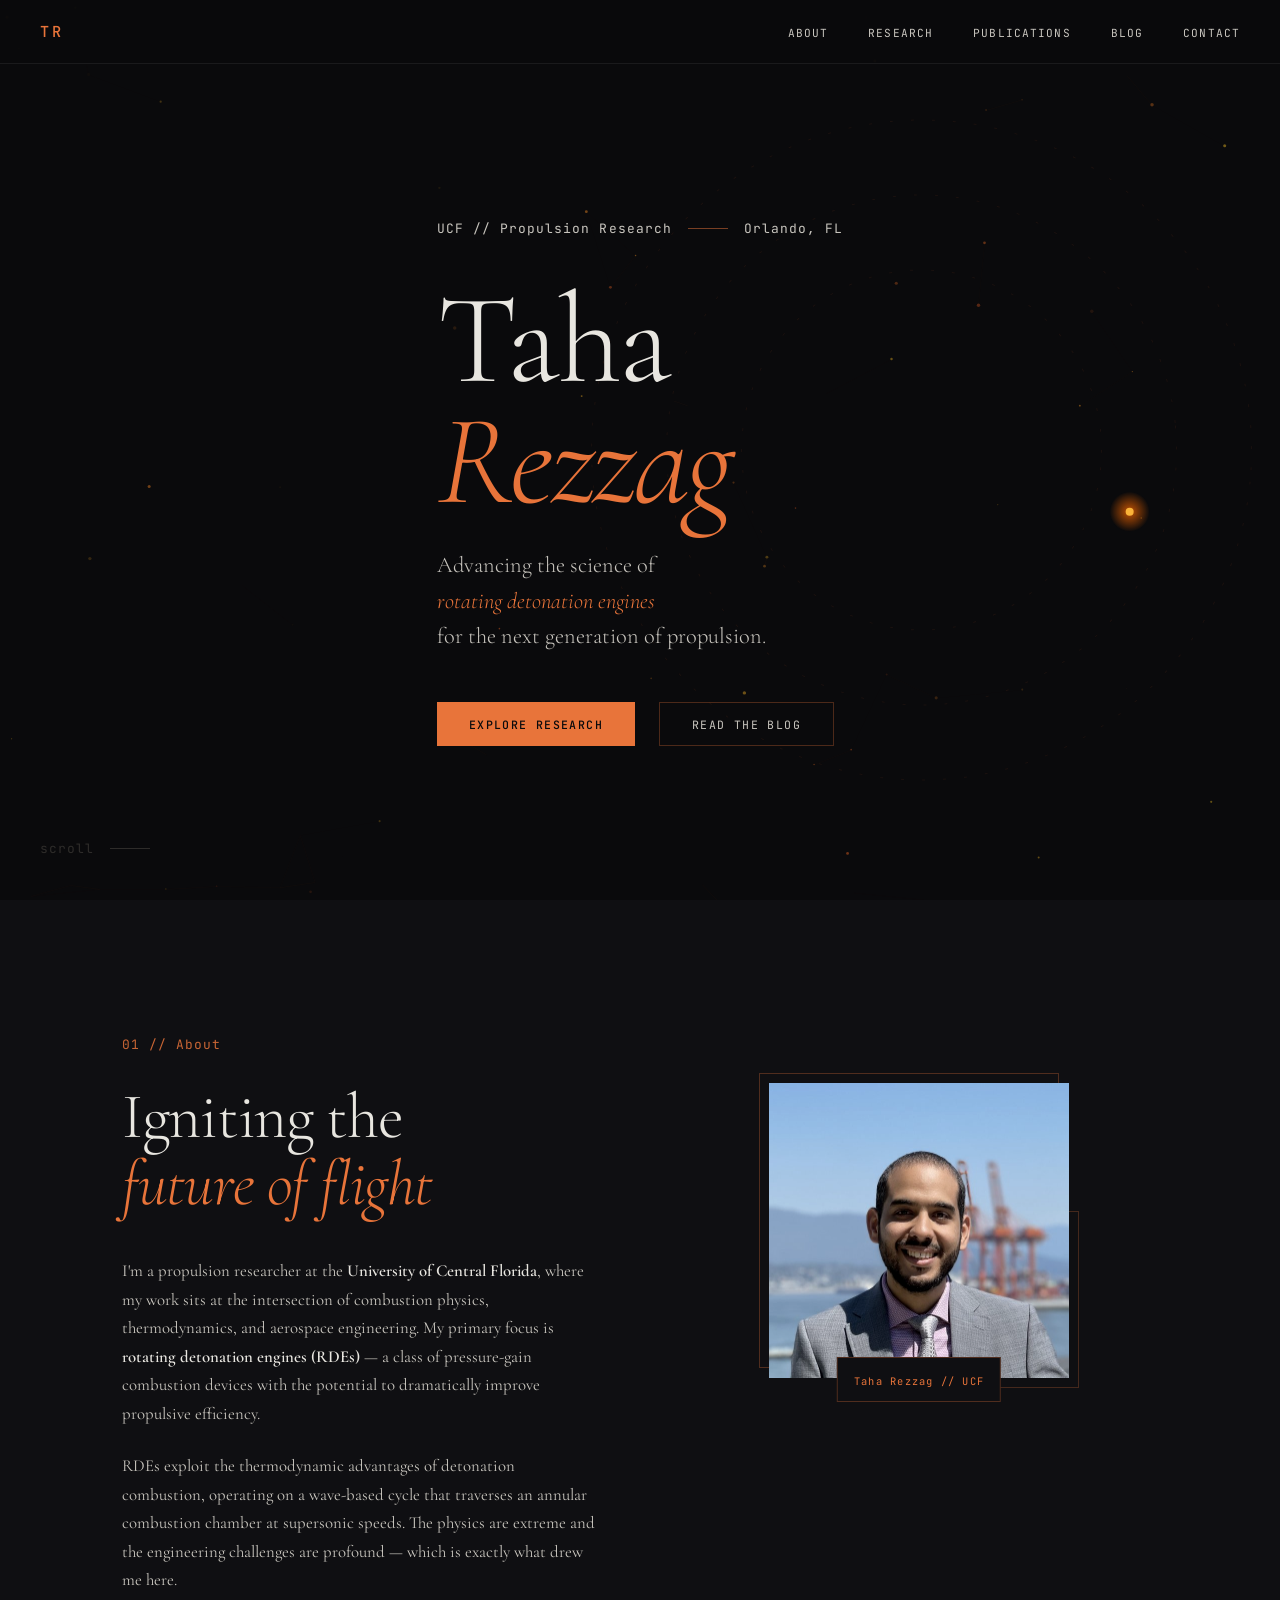
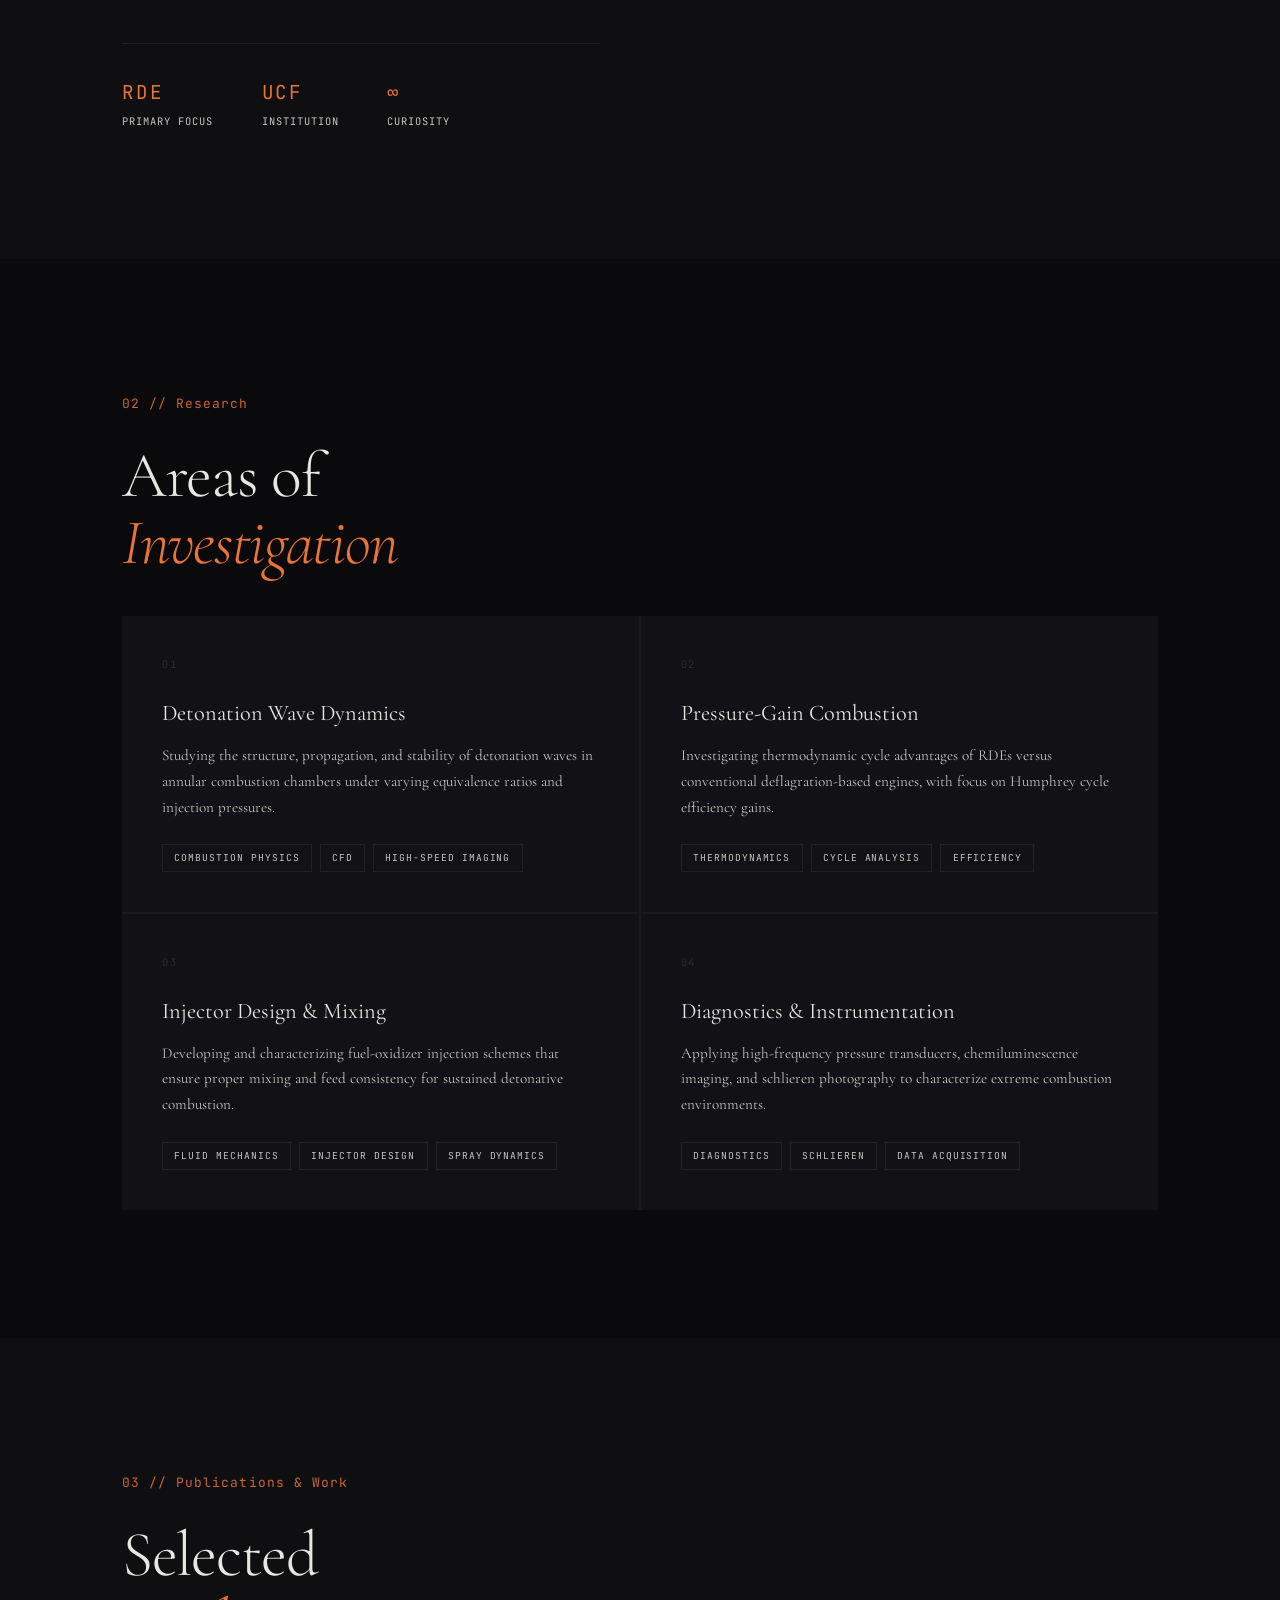
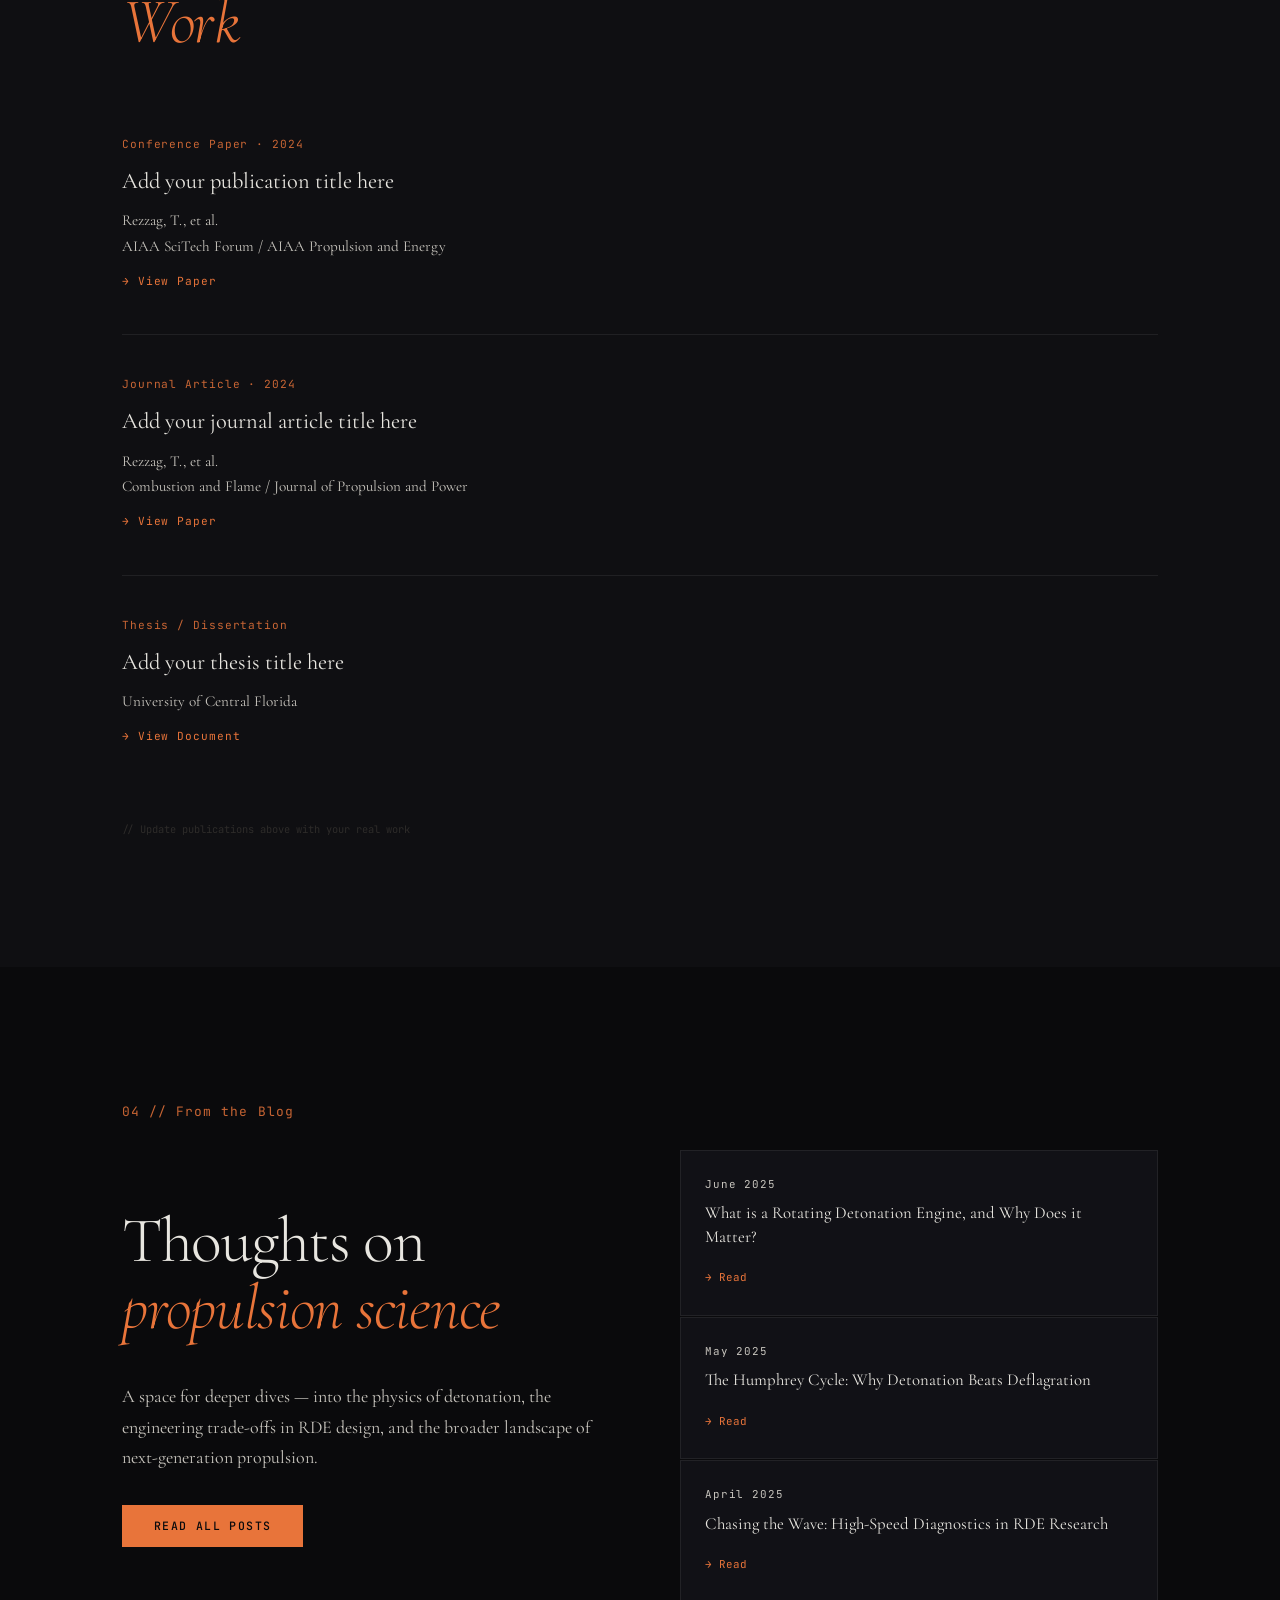
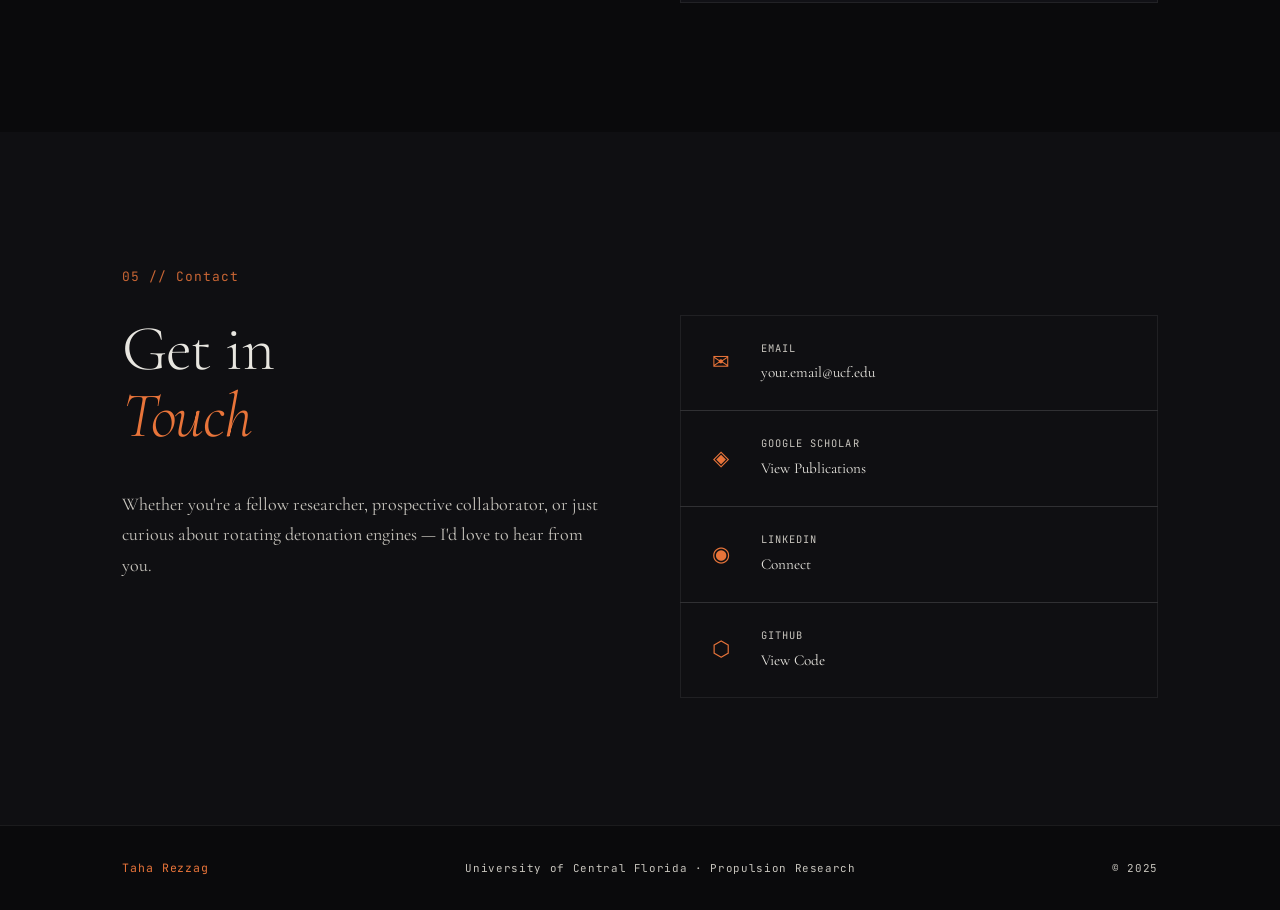
<file: index.html>
<!DOCTYPE html>
<html lang="en">
<head>
  <meta charset="UTF-8" />
  <meta name="viewport" content="width=device-width, initial-scale=1.0" />
  <title>Taha Rezzag — Propulsion Researcher</title>
  <link rel="preconnect" href="https://fonts.googleapis.com">
  <link href="https://fonts.googleapis.com/css2?family=Cormorant+Garamond:ital,wght@0,300;0,400;0,600;1,300;1,400&family=JetBrains+Mono:wght@300;400;500&display=swap" rel="stylesheet">
  <style>
:root {
  --bg: #0a0a0c;
  --bg-2: #0f0f12;
  --bg-card: #111116;
  --bg-card-hover: #16161c;
  --accent: #e8743a;
  --accent-2: #ff6a00;
  --accent-dim: rgba(232,116,58,0.12);
  --accent-border: rgba(232,116,58,0.28);
  --text: #e8e6e0;
  --text-muted: #c8c5be;
  --text-faint: #2e2c2a;
  --border: rgba(255,255,255,0.07);
  --border-accent: rgba(232,116,58,0.3);
  --nav-h: 64px;
}
*,*::before,*::after{box-sizing:border-box;margin:0;padding:0}
html{scroll-behavior:smooth}
body{background:var(--bg);color:var(--text);font-family:'Cormorant Garamond',Georgia,serif;font-size:18px;line-height:1.7;overflow-x:hidden}
.mono{font-family:'JetBrains Mono',monospace;font-size:0.72em;letter-spacing:0.08em}
.accent{color:var(--accent)}
.container{max-width:1100px;margin:0 auto;padding:0 2rem}

/* NAV */
.nav{position:fixed;top:0;left:0;right:0;height:var(--nav-h);display:flex;align-items:center;justify-content:space-between;padding:0 2.5rem;z-index:100;background:rgba(10,10,12,0.88);backdrop-filter:blur(14px);border-bottom:1px solid var(--border);transition:border-color 0.3s}
.nav.scrolled{border-bottom-color:var(--border-accent)}
.nav-logo{font-family:'JetBrains Mono',monospace;font-size:0.95rem;letter-spacing:0.18em;color:var(--accent);font-weight:500;text-decoration:none;cursor:pointer}
.nav-links{display:flex;gap:2.5rem;list-style:none}
.nav-link{font-family:'JetBrains Mono',monospace;font-size:0.7rem;letter-spacing:0.1em;color:var(--text-muted);text-decoration:none;text-transform:uppercase;transition:color 0.2s;position:relative;cursor:pointer}
.nav-link::after{content:'';position:absolute;bottom:-4px;left:0;width:0;height:1px;background:var(--accent);transition:width 0.3s}
.nav-link:hover,.nav-link--active{color:var(--text)}
.nav-link:hover::after,.nav-link--active::after{width:100%}
.nav-toggle{display:none;flex-direction:column;gap:5px;background:none;border:none;cursor:pointer;padding:4px}
.nav-toggle span{display:block;width:22px;height:1.5px;background:var(--text-muted);transition:all 0.3s}

/* PAGES */
.page{display:none;min-height:100vh}
.page.active{display:block}

/* HERO */
.hero{position:relative;min-height:100vh;display:flex;align-items:center;padding-top:var(--nav-h);overflow:hidden}
canvas#heroCanvas{position:absolute;inset:0;width:100%;height:100%}
.hero-content{position:relative;z-index:2;max-width:1100px;margin:0 auto;padding:0 2rem}
.hero-eyebrow{display:flex;align-items:center;gap:1rem;margin-bottom:2.5rem;color:var(--text-muted);opacity:0;animation:fadeUp 0.8s 0.2s forwards}
.hero-divider{display:inline-block;width:40px;height:1px;background:var(--accent);opacity:0.5}
.hero-name{font-size:clamp(4rem,10vw,9rem);font-weight:300;line-height:0.95;letter-spacing:-0.02em;margin-bottom:1.5rem;opacity:0;animation:fadeUp 0.9s 0.4s forwards}
.hero-name em{font-style:italic;color:var(--accent);font-weight:300}
.hero-tagline{font-size:clamp(1.1rem,2vw,1.4rem);color:var(--text-muted);line-height:1.6;margin-bottom:3rem;font-weight:300;opacity:0;animation:fadeUp 0.9s 0.6s forwards}
.hero-tagline .accent{font-style:italic;color:var(--accent)}
.hero-cta{display:flex;gap:1.5rem;flex-wrap:wrap;opacity:0;animation:fadeUp 0.9s 0.8s forwards}
.btn-primary{display:inline-block;padding:0.85rem 2rem;background:var(--accent);color:#0a0a0c;font-family:'JetBrains Mono',monospace;font-size:0.72rem;letter-spacing:0.12em;text-transform:uppercase;text-decoration:none;font-weight:500;border:none;cursor:pointer;transition:background 0.2s,transform 0.2s}
.btn-primary:hover{background:var(--accent-2);transform:translateY(-2px)}
.btn-ghost{display:inline-block;padding:0.85rem 2rem;border:1px solid var(--border-accent);color:var(--text-muted);font-family:'JetBrains Mono',monospace;font-size:0.72rem;letter-spacing:0.12em;text-transform:uppercase;text-decoration:none;cursor:pointer;background:none;transition:border-color 0.2s,color 0.2s,transform 0.2s}
.btn-ghost:hover{border-color:var(--accent);color:var(--text);transform:translateY(-2px)}
.hero-scroll-hint{position:absolute;bottom:2.5rem;left:2.5rem;display:flex;align-items:center;gap:1rem;color:var(--text-faint);opacity:0;animation:fadeIn 1s 1.8s forwards}
.scroll-line{width:40px;height:1px;background:var(--text-faint);animation:expandLine 2s 2s ease-in-out infinite alternate}
@keyframes expandLine{from{width:20px}to{width:60px}}

/* SECTIONS */
.section{padding:8rem 0}
.section-label{margin-bottom:1.5rem;color:var(--accent);opacity:0.85}
.section-title{font-size:clamp(2.5rem,5vw,4.5rem);font-weight:300;line-height:1.05;letter-spacing:-0.02em;margin-bottom:2.5rem}
.section-title em{font-style:italic;color:var(--accent)}

/* ABOUT */
.about{background:var(--bg-2)}
.about-grid{display:grid;grid-template-columns:1fr 1fr;gap:5rem;align-items:start}
.about-text p{color:var(--text-muted);margin-bottom:1.5rem;font-size:1.05rem}
.about-text strong{color:var(--text);font-weight:600}
.about-stats{display:flex;gap:3rem;margin-top:3rem;padding-top:2rem;border-top:1px solid var(--border)}
.stat-num{display:block;font-family:'JetBrains Mono',monospace;font-size:1.2rem;color:var(--accent);letter-spacing:0.1em;margin-bottom:0.3rem}
.stat-label{display:block;font-family:'JetBrains Mono',monospace;font-size:0.65rem;letter-spacing:0.1em;color:var(--text-muted);text-transform:uppercase}
.about-visual{display:flex;justify-content:center;align-items:flex-start}
.about-diagram{text-align:center}
.rde-diagram{width:280px;height:280px;filter:drop-shadow(0 0 30px rgba(232,116,58,0.18))}
.wave-rotate{transform-origin:150px 150px;animation:rotateWave 3s linear infinite}
@keyframes rotateWave{from{transform:rotate(0deg)}to{transform:rotate(360deg)}}
.diagram-caption{margin-top:1rem;color:var(--text-muted);font-family:'JetBrains Mono',monospace;font-size:0.65rem;letter-spacing:0.1em}

/* RESEARCH */
.research{background:var(--bg)}
.research-grid{display:grid;grid-template-columns:1fr 1fr;gap:1.5px;background:var(--border)}
.research-card{background:var(--bg-card);padding:2.5rem;transition:background 0.3s;position:relative;overflow:hidden}
.research-card::before{content:'';position:absolute;top:0;left:0;width:3px;height:0;background:var(--accent);transition:height 0.4s}
.research-card:hover{background:var(--bg-card-hover)}
.research-card:hover::before{height:100%}
.card-number{color:var(--text-faint);font-family:'JetBrains Mono',monospace;font-size:0.65rem;letter-spacing:0.15em;margin-bottom:1.5rem;transition:color 0.3s}
.research-card:hover .card-number{color:var(--accent)}
.research-card h3{font-size:1.4rem;font-weight:400;margin-bottom:1rem;line-height:1.3}
.research-card p{color:var(--text-muted);font-size:0.95rem;line-height:1.7;margin-bottom:1.5rem}
.card-tags{display:flex;flex-wrap:wrap;gap:0.5rem}
.tag{font-family:'JetBrains Mono',monospace;font-size:0.6rem;letter-spacing:0.1em;text-transform:uppercase;padding:0.3rem 0.7rem;border:1px solid var(--border);color:var(--text-muted)}

/* PUBLICATIONS */
.publications{background:var(--bg-2)}
.pub-list{display:flex;flex-direction:column}
.pub-item{padding:2.5rem 0;border-bottom:1px solid var(--border);position:relative;transition:padding-left 0.3s}
.pub-item::before{content:'';position:absolute;left:0;top:0;width:0;height:100%;background:none;border-left:2px solid transparent;transition:border-color 0.3s}
.pub-item:hover{padding-left:1rem}
.pub-item:hover::before{border-color:var(--accent)}
.pub-meta{color:var(--accent);margin-bottom:0.5rem;font-family:'JetBrains Mono',monospace;font-size:0.7rem;letter-spacing:0.08em;opacity:0.85}
.pub-title{font-size:1.4rem;font-weight:400;margin-bottom:0.5rem}
.pub-authors,.pub-venue{color:var(--text-muted);font-size:0.95rem}
.pub-link{display:inline-block;margin-top:0.75rem;color:var(--accent);text-decoration:none;font-family:'JetBrains Mono',monospace;font-size:0.7rem;letter-spacing:0.08em;transition:letter-spacing 0.3s}
.pub-link:hover{letter-spacing:0.18em}
.pub-item--thesis{border-bottom:none}
.pub-note{margin-top:2rem;color:var(--text-faint);font-family:'JetBrains Mono',monospace;font-size:0.65rem}

/* BLOG TEASER */
.blog-teaser{background:var(--bg)}
.blog-teaser-grid{display:grid;grid-template-columns:1fr 1fr;gap:5rem;align-items:center}
.blog-teaser-left p{color:var(--text-muted);margin-bottom:2rem}
.blog-preview-card{display:block;padding:1.5rem;border:1px solid var(--border);text-decoration:none;color:inherit;margin-bottom:1px;background:var(--bg-card);transition:background 0.2s,border-color 0.2s,transform 0.2s;cursor:pointer;position:relative;overflow:hidden}
.blog-preview-card::after{content:'';position:absolute;inset:0;background:linear-gradient(90deg,var(--accent-dim),transparent);opacity:0;transition:opacity 0.3s}
.blog-preview-card:hover{border-color:var(--border-accent);transform:translateX(6px)}
.blog-preview-card:hover::after{opacity:1}
.preview-date{color:var(--text-muted);display:block;margin-bottom:0.5rem;font-family:'JetBrains Mono',monospace;font-size:0.68rem;letter-spacing:0.08em}
.blog-preview-card h4{font-size:1.05rem;font-weight:400;margin-bottom:0.75rem;line-height:1.4}
.preview-read{color:var(--accent);font-family:'JetBrains Mono',monospace;font-size:0.68rem}

/* CONTACT */
.contact{background:var(--bg-2)}
.contact-grid{display:grid;grid-template-columns:1fr 1fr;gap:5rem;align-items:start}
.contact-left p{color:var(--text-muted)}
.contact-links{display:flex;flex-direction:column}
.contact-item{display:flex;align-items:center;gap:1.5rem;padding:1.5rem;border:1px solid var(--border);margin-bottom:-1px;text-decoration:none;color:inherit;transition:background 0.2s,border-color 0.2s;cursor:pointer}
.contact-item:hover{background:var(--bg-card-hover);border-color:var(--border-accent)}
.contact-icon{font-size:1.3rem;color:var(--accent);width:2rem;text-align:center;flex-shrink:0}
.contact-label{display:block;font-family:'JetBrains Mono',monospace;font-size:0.65rem;color:var(--text-muted);text-transform:uppercase;letter-spacing:0.1em;margin-bottom:0.2rem}
.contact-value{display:block;font-size:0.95rem;color:var(--text)}

/* FOOTER */
.footer{padding:2rem 0;border-top:1px solid var(--border)}
.footer-inner{display:flex;justify-content:space-between;align-items:center;gap:1rem;flex-wrap:wrap}
.footer-name{color:var(--accent);font-family:'JetBrains Mono',monospace;font-size:0.72rem;letter-spacing:0.08em;cursor:pointer}
.footer-affil,.footer-copy{color:var(--text-muted);font-family:'JetBrains Mono',monospace;font-size:0.68rem;letter-spacing:0.06em}

/* ===== BLOG PAGE ===== */
.blog-header{padding:calc(var(--nav-h) + 5rem) 0 5rem;background:var(--bg)}
.blog-header-title{font-size:clamp(3.5rem,9vw,8rem);font-weight:300;line-height:0.95;letter-spacing:-0.02em;margin:1rem 0 1.5rem}
.blog-header-title em{font-style:italic;color:var(--accent)}
.blog-header-sub{color:var(--text-muted);max-width:500px;font-size:1.1rem}
.blog-header-line{height:1px;background:var(--border);margin-top:4rem}
.blog-featured{padding:6rem 0;background:var(--bg-2)}
.featured-label{color:var(--accent);margin-bottom:2rem;font-family:'JetBrains Mono',monospace;font-size:0.7rem;letter-spacing:0.1em}
.featured-article{max-width:800px}
.featured-meta{display:flex;gap:1rem;align-items:center;margin-bottom:1.5rem;color:var(--text-muted);font-family:'JetBrains Mono',monospace;font-size:0.68rem;letter-spacing:0.08em}
.featured-meta .tag{color:var(--accent);border-color:var(--border-accent);padding:0.2rem 0.6rem}
.featured-title{font-size:clamp(1.8rem,4vw,3rem);font-weight:300;margin-bottom:2.5rem;line-height:1.15;letter-spacing:-0.01em}
.featured-body{color:var(--text-muted)}
.featured-body .lead{font-size:1.2rem;font-style:italic;color:var(--text);line-height:1.6;margin-bottom:1.5rem;border-left:2px solid var(--accent);padding-left:1.5rem}
.featured-body p{margin-bottom:1.5rem;font-size:1.05rem}
.featured-body h3{font-size:1.3rem;font-weight:400;color:var(--text);margin:2rem 0 1rem}
.post-footer{display:flex;justify-content:space-between;margin-top:3rem;padding-top:1.5rem;border-top:1px solid var(--border);color:var(--text-muted);font-family:'JetBrains Mono',monospace;font-size:0.68rem;letter-spacing:0.08em}
.blog-list{padding:6rem 0;background:var(--bg)}
.blog-list-header{color:var(--text-muted);font-family:'JetBrains Mono',monospace;font-size:0.65rem;letter-spacing:0.15em;text-transform:uppercase;margin-bottom:3rem;padding-bottom:1rem;border-bottom:1px solid var(--border)}
.post-card{padding:3rem 0;border-bottom:1px solid var(--border);max-width:800px}
.post-card-meta{display:flex;gap:1rem;align-items:center;margin-bottom:1rem;color:var(--text-muted);font-family:'JetBrains Mono',monospace;font-size:0.68rem}
.post-card-meta .tag{border-color:var(--border)}
.post-card-title{font-size:clamp(1.3rem,2.5vw,1.9rem);font-weight:300;margin-bottom:1rem;line-height:1.2;cursor:pointer;transition:color 0.2s}
.post-card-title:hover{color:var(--accent)}
.post-card-excerpt{color:var(--text-muted);font-size:1rem;margin-bottom:1rem}
.post-card-body{color:var(--text-muted);padding-top:1.5rem;display:none}
.post-card-body.open{display:block}
.post-card-body p{margin-bottom:1.2rem;font-size:1rem}
.post-card-body h3{font-size:1.15rem;font-weight:400;color:var(--text);margin:1.5rem 0 0.75rem}
.post-expand-btn{background:none;border:1px solid var(--border);color:var(--accent);cursor:pointer;padding:0.5rem 1rem;font-family:'JetBrains Mono',monospace;font-size:0.7rem;letter-spacing:0.1em;transition:border-color 0.2s,background 0.2s;margin-top:0.5rem}
.post-expand-btn:hover{border-color:var(--accent);background:var(--accent-dim)}
.new-post-placeholder{padding:3rem 0;color:var(--text-faint);font-family:'JetBrains Mono',monospace;font-size:0.7rem}

/* ANIMATIONS */
@keyframes fadeUp{from{opacity:0;transform:translateY(20px)}to{opacity:1;transform:translateY(0)}}
@keyframes fadeIn{from{opacity:0}to{opacity:1}}
.reveal{opacity:0;transform:translateY(24px);transition:opacity 0.7s ease,transform 0.7s ease}
.reveal.visible{opacity:1;transform:none}

/* RESPONSIVE */
@media(max-width:900px){
  .about-grid,.research-grid,.blog-teaser-grid,.contact-grid{grid-template-columns:1fr;gap:3rem}
  .about-visual{display:none}
  .nav-links{display:none}
  .nav-toggle{display:flex}
  .nav-links.open{display:flex;flex-direction:column;position:absolute;top:var(--nav-h);left:0;right:0;background:var(--bg-2);padding:2rem;gap:1.5rem;border-bottom:1px solid var(--border)}
  .about-stats{gap:1.5rem;flex-wrap:wrap}
  .footer-inner{flex-direction:column;align-items:flex-start;gap:0.5rem}
}

/* HEADSHOT */
.headshot-wrap {
  position: relative;
  display: flex;
  justify-content: center;
  align-items: flex-start;
}
.headshot-frame {
  position: relative;
  width: 300px;
}
.headshot-frame::before {
  content: '';
  position: absolute;
  top: -10px; left: -10px;
  width: 100%; height: 100%;
  border: 1px solid var(--border-accent);
  z-index: 0;
}
.headshot-frame::after {
  content: '';
  position: absolute;
  bottom: -10px; right: -10px;
  width: 60%; height: 60%;
  border: 1px solid var(--accent);
  opacity: 0.25;
  z-index: 0;
}
.headshot-img {
  position: relative;
  z-index: 1;
  width: 100%;
  display: block;
  filter: grayscale(20%) contrast(1.05);
  transition: filter 0.4s;
}
.headshot-img:hover { filter: grayscale(0%) contrast(1.05); }
.headshot-badge {
  position: absolute;
  bottom: -1.5rem;
  left: 50%;
  transform: translateX(-50%);
  background: var(--bg-2);
  border: 1px solid var(--border-accent);
  padding: 0.4rem 1rem;
  white-space: nowrap;
  z-index: 2;
}
  </style>
</head>
<body>

<!-- NAV -->
<nav class="nav" id="nav">
  <div class="nav-logo" onclick="showPage('home')">TR</div>
  <ul class="nav-links" id="navLinks">
    <li><span class="nav-link" onclick="showPage('home');scrollToSection('about')">About</span></li>
    <li><span class="nav-link" onclick="showPage('home');scrollToSection('research')">Research</span></li>
    <li><span class="nav-link" onclick="showPage('home');scrollToSection('publications')">Publications</span></li>
    <li><span class="nav-link" id="blogNavLink" onclick="showPage('blog')">Blog</span></li>
    <li><span class="nav-link" onclick="showPage('home');scrollToSection('contact')">Contact</span></li>
  </ul>
  <button class="nav-toggle" id="navToggle" aria-label="Toggle menu">
    <span></span><span></span><span></span>
  </button>
</nav>

<!-- ===== HOME PAGE ===== -->
<div class="page active" id="page-home">

  <!-- HERO -->
  <section class="hero">
    <canvas id="heroCanvas"></canvas>
    <div class="hero-content">
      <div class="hero-eyebrow">
        <span class="mono">UCF // Propulsion Research</span>
        <span class="hero-divider" style="display:inline-block;width:40px;height:1px;background:var(--accent);opacity:0.5"></span>
        <span class="mono">Orlando, FL</span>
      </div>
      <h1 class="hero-name">Taha<br><em>Rezzag</em></h1>
      <p class="hero-tagline">Advancing the science of<br><span class="accent">rotating detonation engines</span><br>for the next generation of propulsion.</p>
      <div class="hero-cta">
        <button class="btn-primary" onclick="scrollToSection('research')">Explore Research</button>
        <button class="btn-ghost" onclick="showPage('blog')">Read the Blog</button>
      </div>
    </div>
    <div class="hero-scroll-hint">
      <span class="mono">scroll</span>
      <div class="scroll-line"></div>
    </div>
  </section>

  <!-- ABOUT -->
  <section class="section about" id="about">
    <div class="container">
      <div class="section-label"><span class="mono">01 // About</span></div>
      <div class="about-grid">
        <div class="about-text reveal">
          <h2 class="section-title">Igniting the<br><em>future of flight</em></h2>
          <p>I'm a propulsion researcher at the <strong>University of Central Florida</strong>, where my work sits at the intersection of combustion physics, thermodynamics, and aerospace engineering. My primary focus is <strong>rotating detonation engines (RDEs)</strong> — a class of pressure-gain combustion devices with the potential to dramatically improve propulsive efficiency.</p>
          <p>RDEs exploit the thermodynamic advantages of detonation combustion, operating on a wave-based cycle that traverses an annular combustion chamber at supersonic speeds. The physics are extreme and the engineering challenges are profound — which is exactly what drew me here.</p>
          <div class="about-stats">
            <div class="stat"><span class="stat-num">RDE</span><span class="stat-label">Primary Focus</span></div>
            <div class="stat"><span class="stat-num">UCF</span><span class="stat-label">Institution</span></div>
            <div class="stat"><span class="stat-num">∞</span><span class="stat-label">Curiosity</span></div>
          </div>
        </div>
        <div class="about-visual reveal">
          <div class="headshot-wrap">
            <div class="headshot-frame">
              <img src="[data-uri]" alt="Taha Rezzag" class="headshot-img" />
              <div class="headshot-badge"><span class="mono" style="color:var(--accent);font-size:0.65rem;letter-spacing:0.12em">Taha Rezzag // UCF</span></div>
            </div>
          </div>
        </div>
      </div>
    </div>
  </section>

  <!-- RESEARCH -->
  <section class="section research" id="research">
    <div class="container">
      <div class="section-label"><span class="mono">02 // Research</span></div>
      <h2 class="section-title">Areas of<br><em>Investigation</em></h2>
      <div class="research-grid">
        <div class="research-card reveal">
          <div class="card-number">01</div>
          <h3>Detonation Wave Dynamics</h3>
          <p>Studying the structure, propagation, and stability of detonation waves in annular combustion chambers under varying equivalence ratios and injection pressures.</p>
          <div class="card-tags"><span class="tag">Combustion Physics</span><span class="tag">CFD</span><span class="tag">High-speed Imaging</span></div>
        </div>
        <div class="research-card reveal">
          <div class="card-number">02</div>
          <h3>Pressure-Gain Combustion</h3>
          <p>Investigating thermodynamic cycle advantages of RDEs versus conventional deflagration-based engines, with focus on Humphrey cycle efficiency gains.</p>
          <div class="card-tags"><span class="tag">Thermodynamics</span><span class="tag">Cycle Analysis</span><span class="tag">Efficiency</span></div>
        </div>
        <div class="research-card reveal">
          <div class="card-number">03</div>
          <h3>Injector Design & Mixing</h3>
          <p>Developing and characterizing fuel-oxidizer injection schemes that ensure proper mixing and feed consistency for sustained detonative combustion.</p>
          <div class="card-tags"><span class="tag">Fluid Mechanics</span><span class="tag">Injector Design</span><span class="tag">Spray Dynamics</span></div>
        </div>
        <div class="research-card reveal">
          <div class="card-number">04</div>
          <h3>Diagnostics & Instrumentation</h3>
          <p>Applying high-frequency pressure transducers, chemiluminescence imaging, and schlieren photography to characterize extreme combustion environments.</p>
          <div class="card-tags"><span class="tag">Diagnostics</span><span class="tag">Schlieren</span><span class="tag">Data Acquisition</span></div>
        </div>
      </div>
    </div>
  </section>

  <!-- PUBLICATIONS -->
  <section class="section publications" id="publications">
    <div class="container">
      <div class="section-label"><span class="mono">03 // Publications & Work</span></div>
      <h2 class="section-title">Selected<br><em>Work</em></h2>
      <div class="pub-list">
        <div class="pub-item reveal">
          <div class="pub-meta">Conference Paper · 2024</div>
          <h3 class="pub-title">Add your publication title here</h3>
          <p class="pub-authors">Rezzag, T., et al.</p>
          <p class="pub-venue">AIAA SciTech Forum / AIAA Propulsion and Energy</p>
          <a href="#" class="pub-link">→ View Paper</a>
        </div>
        <div class="pub-item reveal">
          <div class="pub-meta">Journal Article · 2024</div>
          <h3 class="pub-title">Add your journal article title here</h3>
          <p class="pub-authors">Rezzag, T., et al.</p>
          <p class="pub-venue">Combustion and Flame / Journal of Propulsion and Power</p>
          <a href="#" class="pub-link">→ View Paper</a>
        </div>
        <div class="pub-item pub-item--thesis reveal">
          <div class="pub-meta">Thesis / Dissertation</div>
          <h3 class="pub-title">Add your thesis title here</h3>
          <p class="pub-authors">University of Central Florida</p>
          <a href="#" class="pub-link">→ View Document</a>
        </div>
      </div>
      <p class="pub-note">// Update publications above with your real work</p>
    </div>
  </section>

  <!-- BLOG TEASER -->
  <section class="section blog-teaser">
    <div class="container">
      <div class="section-label"><span class="mono">04 // From the Blog</span></div>
      <div class="blog-teaser-grid">
        <div class="blog-teaser-left reveal">
          <h2 class="section-title">Thoughts on<br><em>propulsion science</em></h2>
          <p>A space for deeper dives — into the physics of detonation, the engineering trade-offs in RDE design, and the broader landscape of next-generation propulsion.</p>
          <button class="btn-primary" onclick="showPage('blog')">Read All Posts</button>
        </div>
        <div class="blog-teaser-right">
          <div class="blog-preview-card reveal" onclick="showPage('blog')">
            <span class="preview-date">June 2025</span>
            <h4>What is a Rotating Detonation Engine, and Why Does it Matter?</h4>
            <span class="preview-read">→ Read</span>
          </div>
          <div class="blog-preview-card reveal" onclick="showPage('blog')">
            <span class="preview-date">May 2025</span>
            <h4>The Humphrey Cycle: Why Detonation Beats Deflagration</h4>
            <span class="preview-read">→ Read</span>
          </div>
          <div class="blog-preview-card reveal" onclick="showPage('blog')">
            <span class="preview-date">April 2025</span>
            <h4>Chasing the Wave: High-Speed Diagnostics in RDE Research</h4>
            <span class="preview-read">→ Read</span>
          </div>
        </div>
      </div>
    </div>
  </section>

  <!-- CONTACT -->
  <section class="section contact" id="contact">
    <div class="container">
      <div class="section-label"><span class="mono">05 // Contact</span></div>
      <div class="contact-grid">
        <div class="contact-left reveal">
          <h2 class="section-title">Get in<br><em>Touch</em></h2>
          <p>Whether you're a fellow researcher, prospective collaborator, or just curious about rotating detonation engines — I'd love to hear from you.</p>
        </div>
        <div class="contact-right">
          <div class="contact-links">
            <a href="mailto:your.email@ucf.edu" class="contact-item reveal">
              <span class="contact-icon">✉</span>
              <div><span class="contact-label">Email</span><span class="contact-value">your.email@ucf.edu</span></div>
            </a>
            <a href="https://scholar.google.com" target="_blank" class="contact-item reveal">
              <span class="contact-icon">◈</span>
              <div><span class="contact-label">Google Scholar</span><span class="contact-value">View Publications</span></div>
            </a>
            <a href="https://linkedin.com" target="_blank" class="contact-item reveal">
              <span class="contact-icon">◉</span>
              <div><span class="contact-label">LinkedIn</span><span class="contact-value">Connect</span></div>
            </a>
            <a href="https://github.com" target="_blank" class="contact-item reveal">
              <span class="contact-icon">⬡</span>
              <div><span class="contact-label">GitHub</span><span class="contact-value">View Code</span></div>
            </a>
          </div>
        </div>
      </div>
    </div>
  </section>

  <!-- FOOTER -->
  <footer class="footer">
    <div class="container footer-inner">
      <span class="footer-name" onclick="showPage('home')">Taha Rezzag</span>
      <span class="footer-affil">University of Central Florida · Propulsion Research</span>
      <span class="footer-copy">© 2025</span>
    </div>
  </footer>

</div><!-- /page-home -->

<!-- ===== BLOG PAGE ===== -->
<div class="page" id="page-blog">

  <header class="blog-header">
    <div class="container">
      <div class="section-label"><span class="mono">Field Notes</span></div>
      <h1 class="blog-header-title">The<br><em>Detonation</em><br>Dispatch</h1>
      <p class="blog-header-sub">Writing on propulsion physics, RDE research, and the strange beauty of supersonic combustion.</p>
    </div>
    <div class="blog-header-line"></div>
  </header>

  <section class="blog-featured">
    <div class="container">
      <div class="featured-label">Featured</div>
      <article class="featured-article reveal">
        <div class="featured-meta">
          <span>June 2025</span>
          <span class="tag">Fundamentals</span>
        </div>
        <h2 class="featured-title">What is a Rotating Detonation Engine, and Why Does it Matter?</h2>
        <div class="featured-body">
          <p class="lead">Imagine a combustion wave spiraling around the inside of an annular chamber at nearly 2,000 meters per second. That's not a malfunction — that's the entire point.</p>
          <p>For most of the history of air-breathing propulsion, engineers have relied on <em>deflagration</em> — subsonic, pressure-dropping combustion that we simply call burning. It works. It has powered everything from the Wright Flyer to modern turbofans. But it carries a fundamental thermodynamic cost: combustion in a conventional engine happens at approximately constant pressure, and you leave efficiency on the table.</p>
          <p>Detonation combustion is different. A detonation wave is a coupled shock-reaction front that propagates supersonically, consuming fuel and releasing energy faster than the surrounding gas can respond. Crucially, it burns at nearly constant <em>volume</em> — which, by the laws of thermodynamics, is more efficient. The Humphrey cycle (detonation-based) extracts more work from a given amount of fuel than the Brayton cycle (deflagration-based) that conventional gas turbines operate on.</p>
          <h3>The Rotating Architecture</h3>
          <p>Pulse detonation engines attempted to exploit this advantage in the 1990s and 2000s, using repeated detonation pulses in a tube. The concept worked in principle but suffered from fill-purge inefficiencies and mechanical complexity. The rotating detonation engine takes a different approach: instead of repeated pulses, it establishes one or more detonation waves that continuously orbit an annular combustion chamber.</p>
          <p>Fresh propellant is injected from one end. The traveling detonation wave consumes it. Combustion products exit from the other end. The result is a nearly continuous process — the wave self-sustains as long as fuel and oxidizer are supplied, governed entirely by chemistry and fluid mechanics.</p>
          <h3>Why Now?</h3>
          <p>Several converging factors have made RDE research tractable and urgent. High-frequency pressure transducers can now survive the brutal acoustic environment inside an RDE long enough to produce useful data. CFD codes have matured to the point where detonation wave interactions can be meaningfully simulated. And the aerospace industry is hungry for efficiency gains — in an era of sustainable aviation and contested space access, even a few percentage points of specific impulse improvement matter enormously.</p>
        </div>
        <div class="post-footer"><span>Taha Rezzag</span><span>~6 min read</span></div>
      </article>
    </div>
  </section>

  <section class="blog-list">
    <div class="container">
      <div class="blog-list-header">All Posts</div>

      <article class="post-card reveal">
        <div class="post-card-meta"><span>May 2025</span><span class="tag">Thermodynamics</span></div>
        <h2 class="post-card-title">The Humphrey Cycle: Why Detonation Beats Deflagration</h2>
        <p class="post-card-excerpt">A thermodynamic comparison of the Brayton and Humphrey cycles — and what the math tells us about the upper limits of pressure-gain combustion efficiency.</p>
        <div class="post-card-body" id="body-humphrey">
          <p>The efficiency advantage of detonation over deflagration isn't hand-waving — it falls directly out of classical thermodynamics.</p>
          <h3>The Brayton Cycle</h3>
          <p>Conventional gas turbines operate on the Brayton cycle: isentropic compression, constant-pressure heat addition (combustion), and isentropic expansion. The constant-pressure combustion step is the key constraint — it doesn't exploit the pressure rise that would theoretically be available from more intense heat release.</p>
          <h3>The Humphrey Cycle</h3>
          <p>The Humphrey cycle replaces constant-pressure combustion with constant-volume combustion — a better approximation of what happens in a detonation event. Because the gas cannot expand during heat addition, all the energy goes into raising the temperature and pressure simultaneously. The subsequent expansion from a higher pressure state yields more work. Analyses consistently show efficiency gains of 10–25% depending on conditions.</p>
          <h3>The Catch</h3>
          <p>The Humphrey cycle is an idealization. Real detonation events don't happen at perfectly constant volume, and the wave-based combustion in an RDE involves a complex mix of processes. Some of the theoretical efficiency advantage is recovered; not all of it. Ongoing research is aimed at understanding exactly how much, and under what conditions.</p>
        </div>
        <button class="post-expand-btn" onclick="togglePost('body-humphrey', this)">→ Read more</button>
      </article>

      <article class="post-card reveal">
        <div class="post-card-meta"><span>April 2025</span><span class="tag">Diagnostics</span></div>
        <h2 class="post-card-title">Chasing the Wave: High-Speed Diagnostics in RDE Research</h2>
        <p class="post-card-excerpt">How researchers use pressure transducers, chemiluminescence imaging, and schlieren photography to study combustion events that last microseconds.</p>
        <div class="post-card-body" id="body-wave">
          <p>Measuring something that travels at 1,500–2,000 m/s inside a metal tube, at temperatures exceeding 2,500 K, while withstanding pressures that spike and recover in microseconds — this is the diagnostic challenge at the heart of RDE research.</p>
          <h3>Pressure Transducers</h3>
          <p>High-frequency PCB piezoelectric pressure transducers are the workhorses of RDE diagnostics. Mounted flush with the combustor wall, they capture the pressure signature of the detonation wave as it passes. From the time-of-flight between adjacent sensors, we can compute wave speed. From the peak-to-trough pressure ratio, we can infer whether true detonation or a weaker deflagration wave is present.</p>
          <h3>Chemiluminescence Imaging</h3>
          <p>When fuel burns, excited radical species (OH*, CH*, C₂*) emit light at characteristic wavelengths. OH* emission at 310 nm marks the reaction zone with high spatial resolution. By imaging through a transparent endwall with a high-speed camera (often 100,000+ fps), we can directly visualize the rotating detonation wave and count the number of waves in the annulus.</p>
          <h3>Schlieren Photography</h3>
          <p>Schlieren imaging exploits density gradients in a gas to reveal shock structure. Applied to an optically accessible RDE section, it can reveal the triple point, reflected shocks, and contact surfaces between fresh and burned gas. Getting these diagnostics time-synchronized to microsecond precision in a brutal thermal environment — that's where much of the real experimental engineering happens.</p>
        </div>
        <button class="post-expand-btn" onclick="togglePost('body-wave', this)">→ Read more</button>
      </article>

      <article class="post-card reveal">
        <div class="post-card-meta"><span>March 2025</span><span class="tag">Theory</span></div>
        <h2 class="post-card-title">Wave Stability and the Limits of Detonative Operation</h2>
        <p class="post-card-excerpt">Not all RDE operation is created equal. Understanding the boundaries between stable detonation, unstable multi-wave modes, and deflagration is critical for engine design.</p>
        <div class="post-card-body" id="body-stability">
          <p>One of the more counterintuitive aspects of RDE operation is that having more detonation waves isn't always better. The wave count is a function of chamber geometry, propellant injection characteristics, and total mass flow rate — and understanding how to control it is an open research problem.</p>
          <h3>Single vs. Multi-Wave Modes</h3>
          <p>RDEs can operate with one, two, three, or more detonation waves traveling simultaneously around the annulus. Each wave configuration has different propagation speeds, pressure gains, and stability characteristics. Some operating conditions produce chaotic multi-wave interactions where waves merge and split unpredictably — fascinating from a physics standpoint, but problematic for an engine.</p>
          <h3>The DDT Problem</h3>
          <p>RDEs don't always start in detonation mode — they typically ignite in deflagration and must transition. How reliably and quickly the deflagration-to-detonation transition (DDT) occurs depends on the injector design, local equivalence ratio, and chamber geometry. Research into DDT in annular geometries is an active area with direct implications for engine start reliability.</p>
          <h3>Extinction Limits</h3>
          <p>Like any combustion process, rotating detonation has lean and rich extinction limits. Mapping these limits for different propellant combinations and injection pressures is essential for defining the operational envelope of a practical RDE.</p>
        </div>
        <button class="post-expand-btn" onclick="togglePost('body-stability', this)">→ Read more</button>
      </article>

      <div class="new-post-placeholder">// More posts coming — duplicate a post-card block above to add new entries</div>
    </div>
  </section>

  <footer class="footer">
    <div class="container footer-inner">
      <span class="footer-name" onclick="showPage('home')">← Taha Rezzag</span>
      <span class="footer-affil">University of Central Florida · Propulsion Research</span>
      <span class="footer-copy">© 2025</span>
    </div>
  </footer>

</div><!-- /page-blog -->

<script>
// ─── Page routing ───────────────────────────────────────
function showPage(name) {
  document.querySelectorAll('.page').forEach(p => p.classList.remove('active'));
  document.getElementById('page-' + name).classList.add('active');
  window.scrollTo(0, 0);
  // Update active nav link
  document.querySelectorAll('.nav-link').forEach(l => l.classList.remove('nav-link--active'));
  if (name === 'blog') document.getElementById('blogNavLink').classList.add('nav-link--active');
  initReveal();
}

function scrollToSection(id) {
  setTimeout(() => {
    const el = document.getElementById(id);
    if (el) el.scrollIntoView({ behavior: 'smooth', block: 'start' });
  }, 50);
}

// ─── Nav ────────────────────────────────────────────────
const nav = document.getElementById('nav');
const navToggle = document.getElementById('navToggle');
const navLinks = document.getElementById('navLinks');

window.addEventListener('scroll', () => {
  nav.classList.toggle('scrolled', window.scrollY > 60);
});
navToggle.addEventListener('click', () => navLinks.classList.toggle('open'));

// ─── Canvas animation ───────────────────────────────────
const canvas = document.getElementById('heroCanvas');
const ctx = canvas.getContext('2d');
let W, H, particles = [], angle = 0, animRunning = false;

function resize() {
  W = canvas.width = canvas.offsetWidth;
  H = canvas.height = canvas.offsetHeight;
}

class Particle {
  constructor() { this.reset(true); }
  reset(rand) {
    this.x = Math.random() * W;
    this.y = rand ? Math.random() * H : H + 5;
    this.vx = (Math.random() - 0.5) * 0.3;
    this.vy = -Math.random() * 0.5 - 0.15;
    this.life = rand ? Math.random() : 1;
    this.maxLife = 0.5 + Math.random() * 0.5;
    this.r = Math.random() * 1.5 + 0.3;
    this.hue = 18 + Math.random() * 28;
  }
  update() {
    this.x += this.vx; this.y += this.vy;
    this.life -= 0.003;
    if (this.life <= 0) this.reset(false);
  }
  draw() {
    const alpha = Math.sin((this.life / this.maxLife) * Math.PI) * 0.45;
    ctx.beginPath();
    ctx.arc(this.x, this.y, this.r, 0, Math.PI * 2);
    ctx.fillStyle = `hsla(${this.hue},90%,55%,${alpha})`;
    ctx.fill();
  }
}

function drawConnections() {
  const pts = particles.slice(0, 60);
  for (let i = 0; i < pts.length; i++) {
    for (let j = i + 1; j < pts.length; j++) {
      const dx = pts[i].x - pts[j].x, dy = pts[i].y - pts[j].y;
      const d = Math.sqrt(dx*dx + dy*dy);
      if (d < 110) {
        ctx.beginPath();
        ctx.moveTo(pts[i].x, pts[i].y);
        ctx.lineTo(pts[j].x, pts[j].y);
        ctx.strokeStyle = `rgba(232,116,58,${(1-d/110)*0.07})`;
        ctx.lineWidth = 0.5;
        ctx.stroke();
      }
    }
  }
}

function drawRings() {
  angle += 0.0015;
  const cx = W * 0.72, cy = H * 0.5;
  [180, 255, 330].forEach((r, i) => {
    ctx.save();
    ctx.translate(cx, cy);
    ctx.rotate(angle * (i % 2 === 0 ? 1 : -1));
    ctx.beginPath();
    ctx.arc(0, 0, r, 0, Math.PI * 2);
    ctx.setLineDash([3, 18]);
    ctx.strokeStyle = 'rgba(232,116,58,0.07)';
    ctx.lineWidth = 1;
    ctx.stroke();
    ctx.setLineDash([]);
    ctx.restore();
  });
  // Wave dot
  const wx = cx + Math.cos(angle * 3) * 217;
  const wy = cy + Math.sin(angle * 3) * 217;
  const g = ctx.createRadialGradient(wx,wy,0,wx,wy,20);
  g.addColorStop(0,'rgba(255,106,0,0.75)');
  g.addColorStop(1,'rgba(255,106,0,0)');
  ctx.beginPath(); ctx.arc(wx,wy,20,0,Math.PI*2);
  ctx.fillStyle = g; ctx.fill();
  ctx.beginPath(); ctx.arc(wx,wy,4,0,Math.PI*2);
  ctx.fillStyle = 'rgba(255,185,60,0.95)'; ctx.fill();
}

function animate() {
  requestAnimationFrame(animate);
  ctx.clearRect(0, 0, W, H);
  drawRings();
  drawConnections();
  particles.forEach(p => { p.update(); p.draw(); });
}

function initCanvas() {
  resize();
  particles = [];
  const count = Math.min(Math.floor(W * H / 11000), 80);
  for (let i = 0; i < count; i++) particles.push(new Particle());
  if (!animRunning) { animRunning = true; animate(); }
}

window.addEventListener('resize', () => { resize(); });
initCanvas();

// ─── Scroll reveal ──────────────────────────────────────
function initReveal() {
  document.querySelectorAll('.reveal').forEach(el => {
    el.classList.remove('visible');
  });
  setTimeout(() => {
    const obs = new IntersectionObserver((entries) => {
      entries.forEach((entry, i) => {
        if (entry.isIntersecting) {
          setTimeout(() => entry.target.classList.add('visible'), i * 80);
          obs.unobserve(entry.target);
        }
      });
    }, { threshold: 0.08 });
    document.querySelectorAll('.page.active .reveal').forEach(el => obs.observe(el));
  }, 100);
}
initReveal();

// ─── Blog expand ────────────────────────────────────────
function togglePost(id, btn) {
  const body = document.getElementById(id);
  const open = body.classList.toggle('open');
  btn.textContent = open ? '← Collapse' : '→ Read more';
}
</script>
</body>
</html>
</file>
